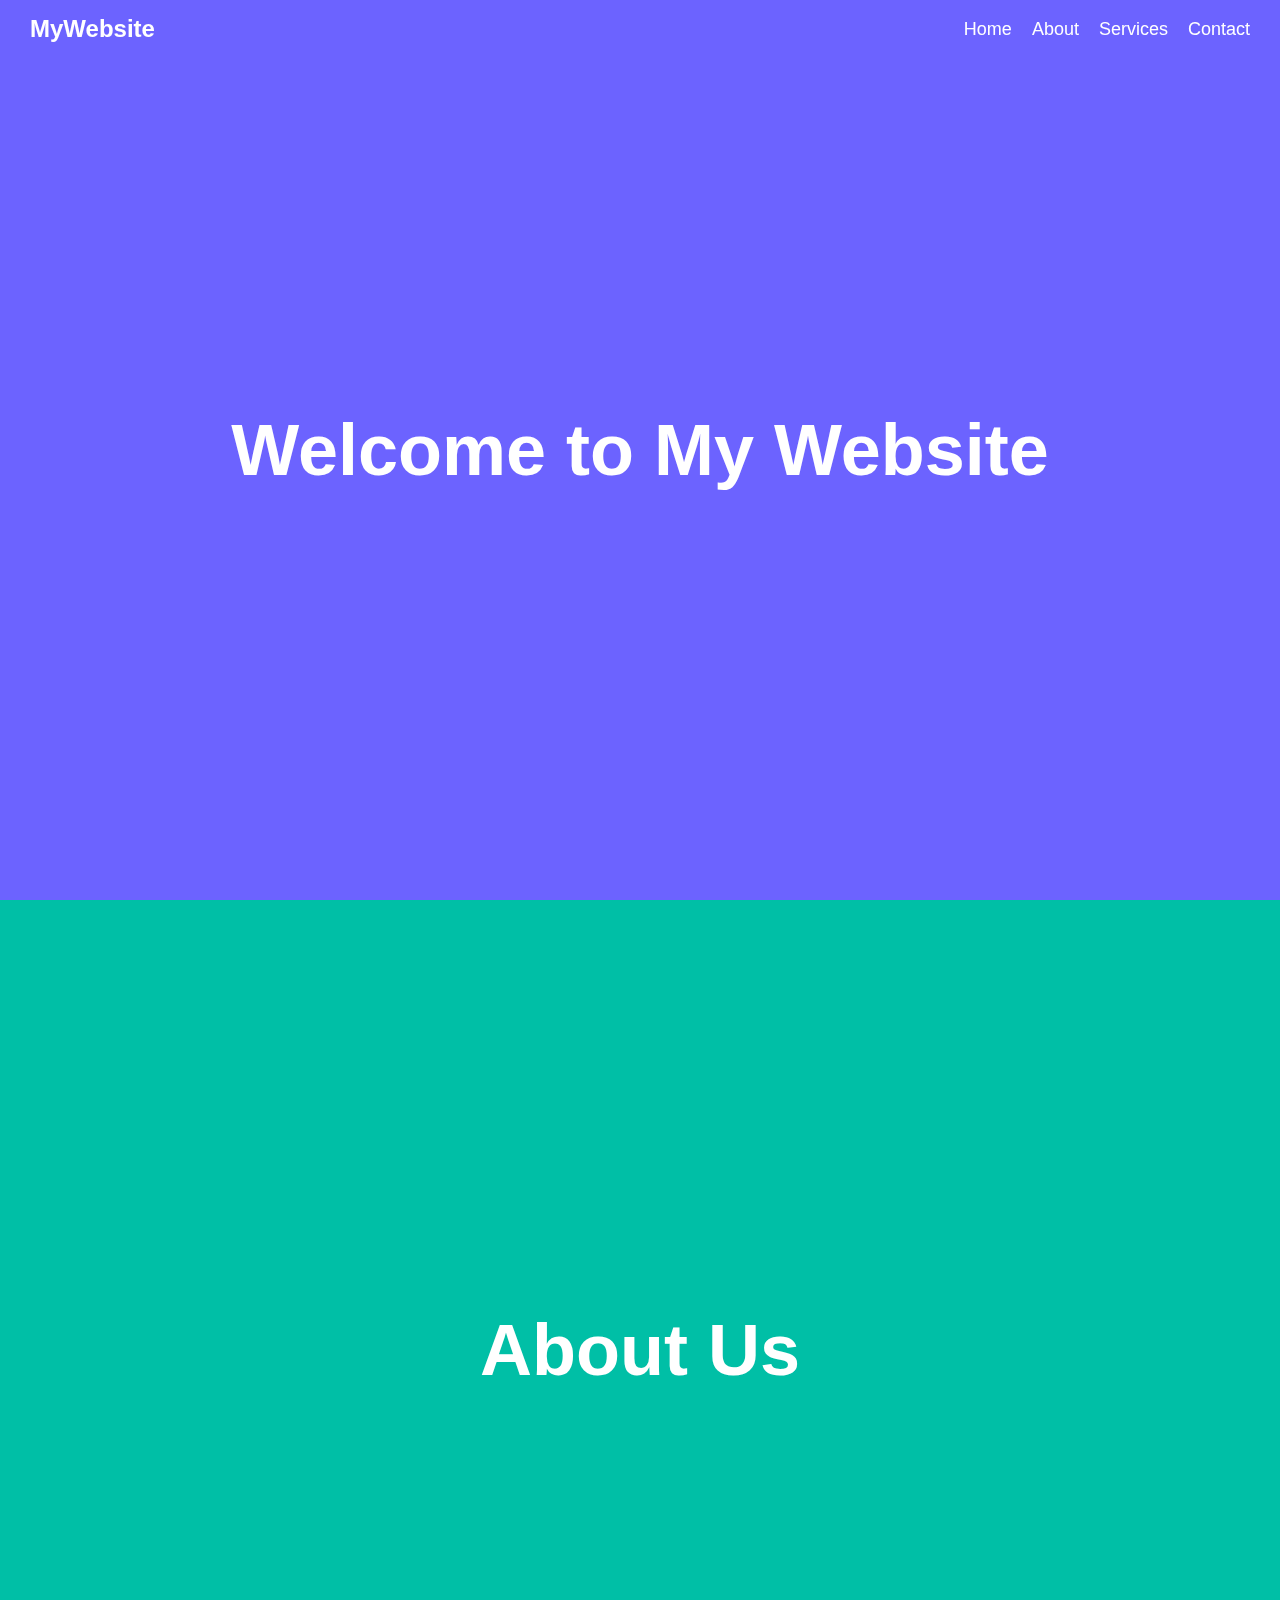
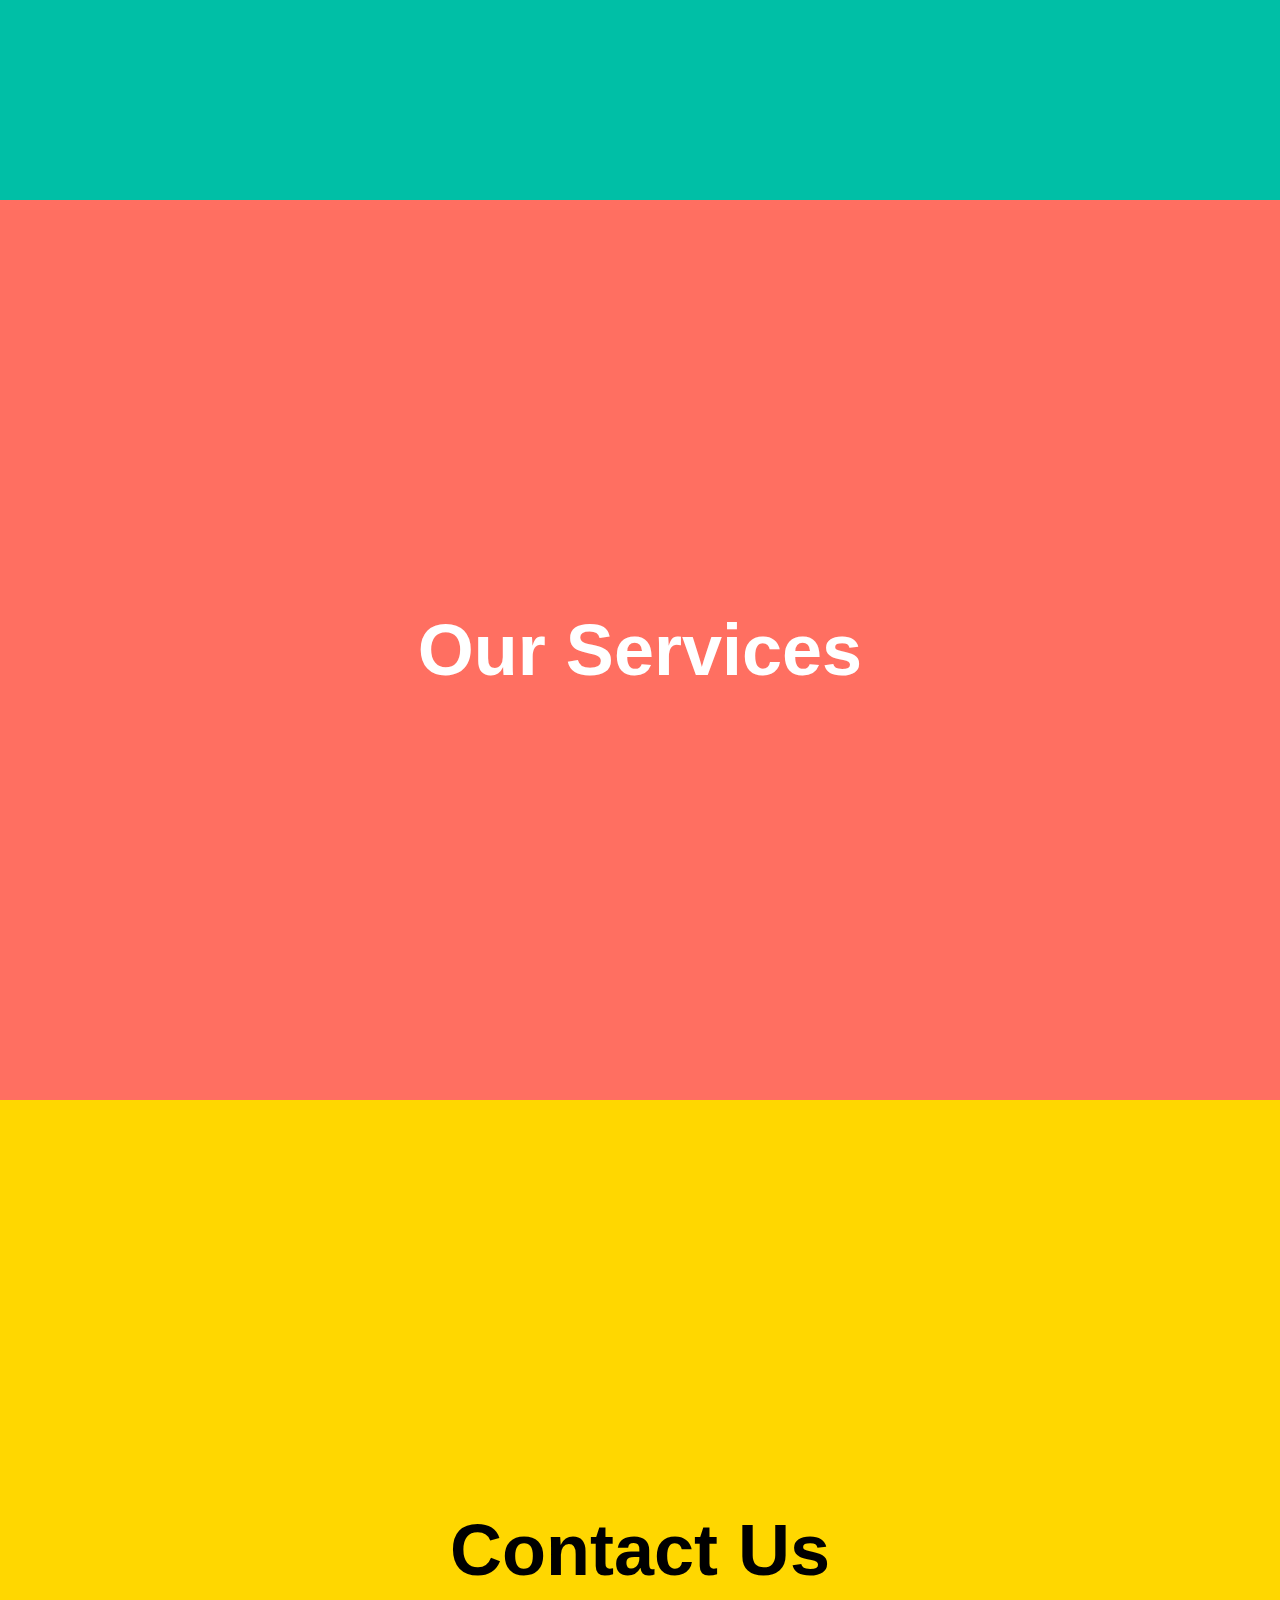
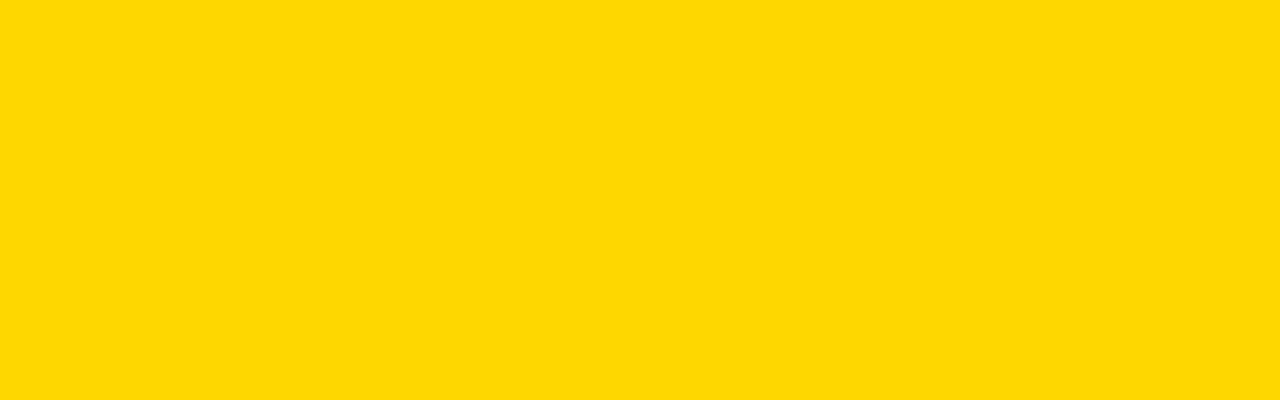
<file: Task1/index.html>
<!DOCTYPE html>
<html lang="en">
<head>
    <meta charset="UTF-8">
    <meta name="viewport" content="width=device-width, initial-scale=1.0">
    <title>Responsive Landing Page</title>
    <link rel="stylesheet" href="style.css">
</head>
<body>

    <!-- Navigation Menu -->
    <nav id="navbar">
        <div class="logo">MyWebsite</div>
        <ul>
            <li><a href="#home">Home</a></li>
            <li><a href="#about">About</a></li>
            <li><a href="#services">Services</a></li>
            <li><a href="#contact">Contact</a></li>
        </ul>
    </nav>

    <!-- Sections -->
    <section id="home">
        <h1>Welcome to My Website</h1>
    </section>

    <section id="about">
        <h1>About Us</h1>
    </section>

    <section id="services">
        <h1>Our Services</h1>
    </section>

    <section id="contact">
        <h1>Contact Us</h1>
    </section>

    <script src="script.js"></script>
</body>
</html>
</file>
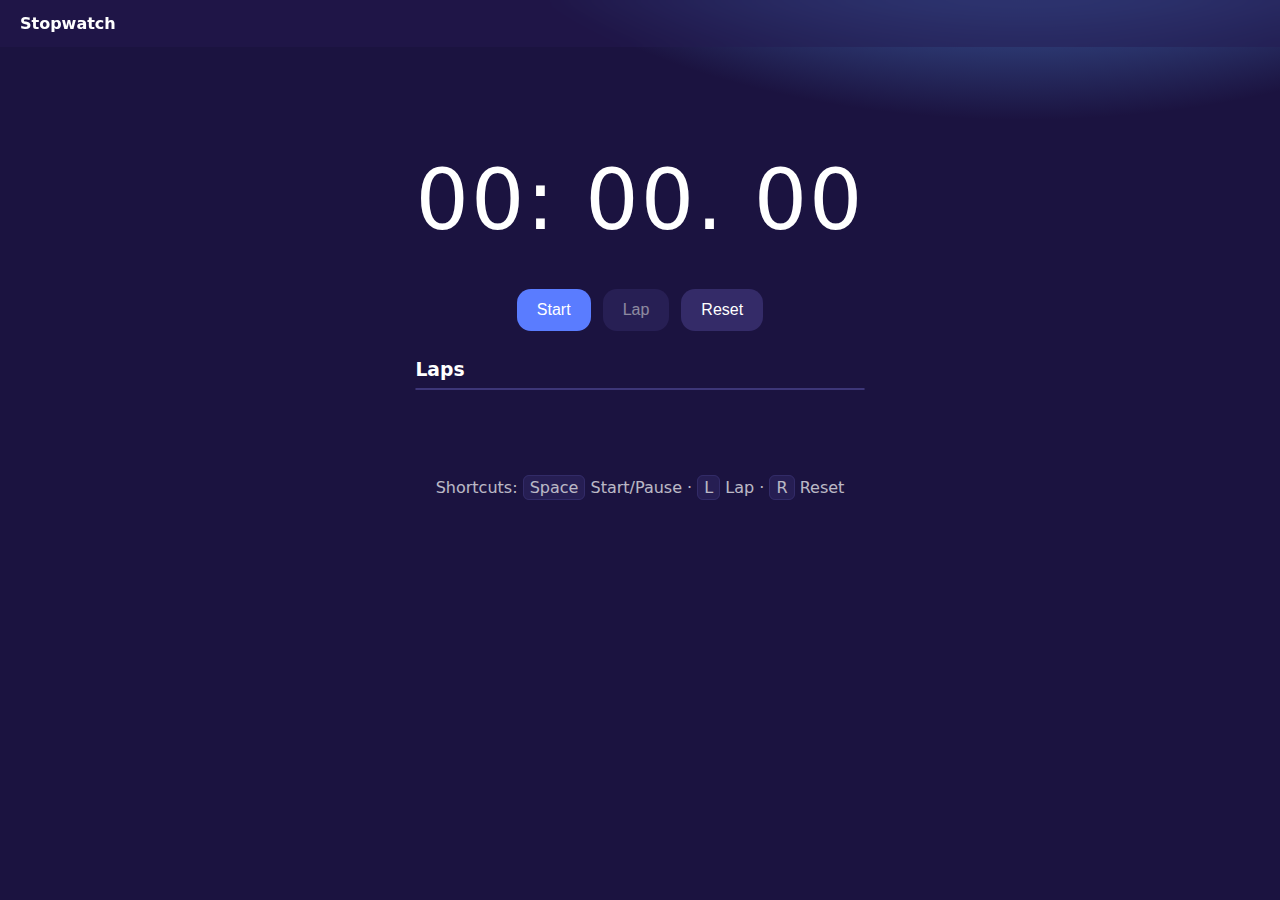
<file: task2/index.html>
<!DOCTYPE html>
<html lang="en">
<head>
  <meta charset="UTF-8" />
  <meta name="viewport" content="width=device-width, initial-scale=1.0"/>
  <title>Stopwatch</title>
  <link rel="stylesheet" href="style.css"/>
</head>
<body>
  <nav class="topbar">Stopwatch</nav>

  <main class="wrap">
    <div class="display" aria-live="polite">
      <span id="min">00</span>:
      <span id="sec">00</span>.
      <span id="cs">00</span>
    </div>

    <div class="controls">
      <button id="startPauseBtn" class="btn primary">Start</button>
      <button id="lapBtn" class="btn" disabled>Lap</button>
      <button id="resetBtn" class="btn">Reset</button>
    </div>

    <section class="laps">
      <h3>Laps</h3>
      <ul id="lapsList"></ul>
    </section>
  </main>

  <footer class="hint">
    Shortcuts: <kbd>Space</kbd> Start/Pause · <kbd>L</kbd> Lap · <kbd>R</kbd> Reset
  </footer>

  <script src="app.js"></script>
</body>
</html>
</file>
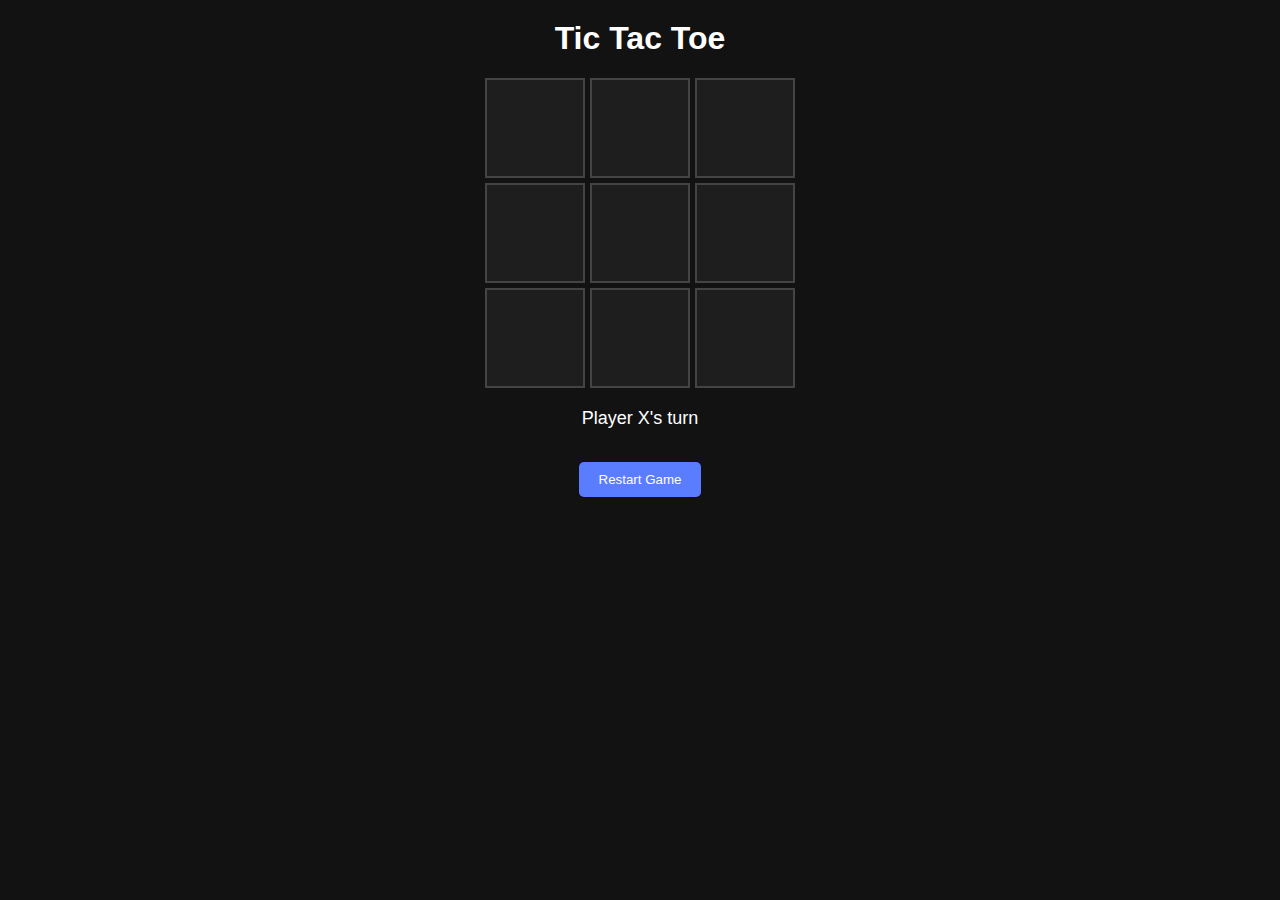
<file: task3/index.html>
<!DOCTYPE html>
<html lang="en">
<head>
    <meta charset="UTF-8">
    <meta name="viewport" content="width=device-width, initial-scale=1.0">
    <title>Tic Tac Toe</title>
    <link rel="stylesheet" href="style.css">
</head>
<body>
    <h1>Tic Tac Toe</h1>
    <div class="game">
        <div class="cell" data-index="0"></div>
        <div class="cell" data-index="1"></div>
        <div class="cell" data-index="2"></div>
        <div class="cell" data-index="3"></div>
        <div class="cell" data-index="4"></div>
        <div class="cell" data-index="5"></div>
        <div class="cell" data-index="6"></div>
        <div class="cell" data-index="7"></div>
        <div class="cell" data-index="8"></div>
    </div>
    <p id="status">Player X's turn</p>
    <button id="reset">Restart Game</button>

    <script src="script.js"></script>
</body>
</html>
</file>
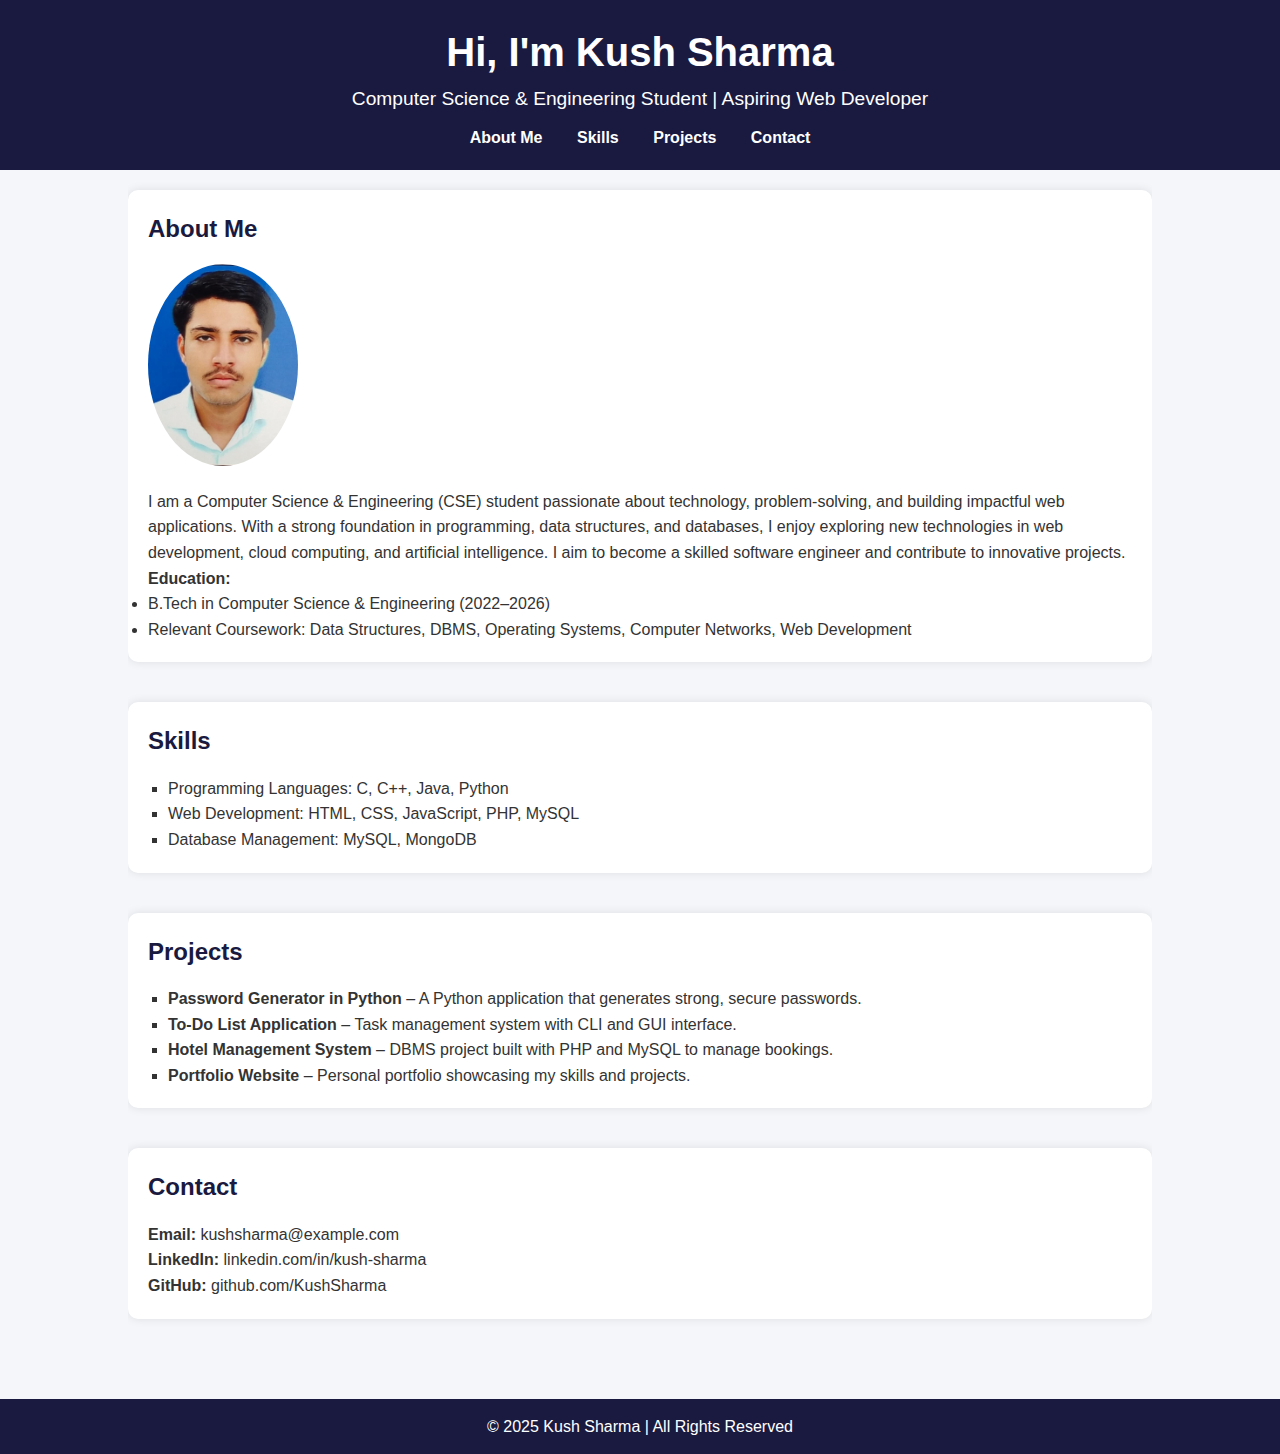
<file: task4/index.html>
<!DOCTYPE html>
<html lang="en">
<head>
  <meta charset="UTF-8">
  <meta name="viewport" content="width=device-width, initial-scale=1.0">
  <title>Portfolio - CSE Student</title>
  <style>
    * {
      margin: 0;
      padding: 0;
      box-sizing: border-box;
      font-family: Arial, sans-serif;
    }
    body {
      background: #f4f6f9;
      color: #333;
      line-height: 1.6;
    }
    header {
      background: #1a1a40;
      color: white;
      padding: 20px 0;
      text-align: center;
    }
    header h1 {
      font-size: 2.5rem;
    }
    header p {
      font-size: 1.2rem;
    }
    nav {
      margin-top: 10px;
    }
    nav a {
      color: #fff;
      margin: 0 15px;
      text-decoration: none;
      font-weight: bold;
    }
    nav a:hover {
      color: #00adb5;
    }
    .container {
      width: 80%;
      margin: auto;
      overflow: hidden;
      padding: 20px 0;
    }
    section {
      margin-bottom: 40px;
    }
    .about, .skills, .projects, .contact {
      background: white;
      padding: 20px;
      border-radius: 10px;
      box-shadow: 0 0 10px rgba(0,0,0,0.1);
    }
    .about img {
      width: 150px;
      border-radius: 50%;
      margin-bottom: 15px;
    }
    h2 {
      margin-bottom: 15px;
      color: #1a1a40;
    }
    .skills ul, .projects ul {
      list-style-type: square;
      margin-left: 20px;
    }
    footer {
      background: #1a1a40;
      color: white;
      text-align: center;
      padding: 15px 0;
      margin-top: 20px;
    }
  </style>
</head>
<body>
  <!-- Header -->
  <header>
    <h1>Hi, I'm Kush Sharma</h1>
    <p>Computer Science & Engineering Student | Aspiring Web Developer</p>
    <nav>
      <a href="#about">About Me</a>
      <a href="#skills">Skills</a>
      <a href="#projects">Projects</a>
      <a href="#contact">Contact</a>
    </nav>
  </header>

  <!-- About Section -->
  <div class="container">
    <section id="about" class="about">
      <h2>About Me</h2>
      <img src="photo.jpg" alt="My Photo">
      <p>
        I am a Computer Science & Engineering (CSE) student passionate about technology, 
        problem-solving, and building impactful web applications. With a strong foundation in programming, 
        data structures, and databases, I enjoy exploring new technologies in web development, cloud computing, 
        and artificial intelligence. I aim to become a skilled software engineer and contribute to innovative projects.
      </p>
      <p><strong>Education:</strong></p>
      <ul>
        <li>B.Tech in Computer Science & Engineering (2022–2026)</li>
        <li>Relevant Coursework: Data Structures, DBMS, Operating Systems, Computer Networks, Web Development</li>
      </ul>
    </section>

    <!-- Skills Section -->
    <section id="skills" class="skills">
      <h2>Skills</h2>
      <ul>
        <li>Programming Languages: C, C++, Java, Python</li>
        <li>Web Development: HTML, CSS, JavaScript, PHP, MySQL</li>
        <li>Database Management: MySQL, MongoDB</li>
        
      </ul>
    </section>

    <!-- Projects Section -->
    <section id="projects" class="projects">
      <h2>Projects</h2>
      <ul>
        <li><strong>Password Generator in Python</strong> – A Python application that generates strong, secure passwords.</li>
        <li><strong>To-Do List Application</strong> – Task management system with CLI and GUI interface.</li>
        <li><strong>Hotel Management System</strong> – DBMS project built with PHP and MySQL to manage bookings.</li>
        <li><strong>Portfolio Website</strong> – Personal portfolio showcasing my skills and projects.</li>
      </ul>
    </section>

    <!-- Contact Section -->
    <section id="contact" class="contact">
      <h2>Contact</h2>
      <p><strong>Email:</strong> kushsharma@example.com</p>
      <p><strong>LinkedIn:</strong> linkedin.com/in/kush-sharma</p>
      <p><strong>GitHub:</strong> github.com/KushSharma</p>
    </section>
  </div>

  <!-- Footer -->
  <footer>
    <p>© 2025 Kush Sharma | All Rights Reserved</p>
  </footer>
</body>
</html>
</file>
<file: Task1/style.css>
* {
    margin: 0;
    padding: 0;
    box-sizing: border-box;
}

body {
    font-family: Arial, sans-serif;
}

nav {
    position: fixed;
    top: 0;
    width: 100%;
    background: transparent;
    display: flex;
    justify-content: space-between;
    align-items: center;
    padding: 15px 30px;
    transition: background 0.3s, box-shadow 0.3s;
    z-index: 1000;
}

nav.scrolled {
    background: #333;
    box-shadow: 0 2px 10px rgba(0,0,0,0.2);
}

nav .logo {
    color: white;
    font-size: 24px;
    font-weight: bold;
}

nav ul {
    display: flex;
    list-style: none;
}

nav ul li {
    margin-left: 20px;
}

nav ul li a {
    color: white;
    text-decoration: none;
    font-size: 18px;
    transition: color 0.3s;
}

nav ul li a:hover {
    color: yellow;
}

section {
    height: 100vh;
    display: flex;
    justify-content: center;
    align-items: center;
    font-size: 36px;
}

#home { background: #6C63FF; color: white; }
#about { background: #00BFA6; color: white; }
#services { background: #FF6F61; color: white; }
#contact { background: #FFD700; color: black; }
</file>
<file: task2/style.css>
*{box-sizing:border-box} html,body{height:100%}
body{
  margin:0; font-family:system-ui,-apple-system,Segoe UI,Roboto,Ubuntu,Arial;
  background: radial-gradient(1000px 500px at 80% -20%, #5da3ff 0, transparent 60%) #1b1340;
  color:#fff; display:flex; flex-direction:column;
}
.topbar{position:sticky;top:0;padding:14px 20px;background:#231a4f7a;backdrop-filter:blur(6px);font-weight:700}
.wrap{max-width:720px;margin:40px auto;padding:24px}
.display{
  font-variant-numeric: tabular-nums;
  font-size: clamp(44px, 7vw, 84px);
  text-align:center; letter-spacing:2px; margin:40px 0;
}
.controls{display:flex; gap:12px; justify-content:center; flex-wrap:wrap}
.btn{
  padding:12px 20px; border:none; border-radius:14px; cursor:pointer; font-size:16px;
  background:#342b68; color:#fff; transition:transform .05s ease, opacity .2s;
}
.btn:disabled{opacity:.5; cursor:not-allowed}
.btn:active{transform:scale(.98)}
.primary{background:#5a7cff}
.laps{margin-top:28px}
.laps h3{margin:10px 0 8px; font-weight:700}
#lapsList{
  list-style:none; padding:0; margin:0; max-height:260px; overflow:auto;
  border:1px solid #3d3678; border-radius:12px;
}
#lapsList li{
  display:flex; justify-content:space-between; padding:10px 14px; border-bottom:1px solid #2d275d;
}
#lapsList li:last-child{border-bottom:none}
.hint{opacity:.7; text-align:center; margin:24px auto 40px}
kbd{
  background:#2b235c; border:1px solid #3d3678; border-radius:6px; padding:2px 6px; font-family:inherit;
}
</file>
<file: task3/style.css>
body {
    font-family: Arial, sans-serif;
    text-align: center;
    background: #121212;
    color: white;
}

h1 {
    margin-top: 20px;
}

.game {
    display: grid;
    grid-template-columns: repeat(3, 100px);
    grid-template-rows: repeat(3, 100px);
    gap: 5px;
    justify-content: center;
    margin: 20px auto;
}

.cell {
    background: #1e1e1e;
    border: 2px solid #444;
    font-size: 2.5rem;
    display: flex;
    align-items: center;
    justify-content: center;
    cursor: pointer;
}

.cell:hover {
    background: #333;
}

#status {
    margin-top: 15px;
    font-size: 18px;
}

button {
    margin-top: 15px;
    padding: 10px 20px;
    background: #5a7cff;
    border: none;
    color: white;
    cursor: pointer;
    border-radius: 5px;
}

button:hover {
    background: #4a6ce0;
}
</file>
